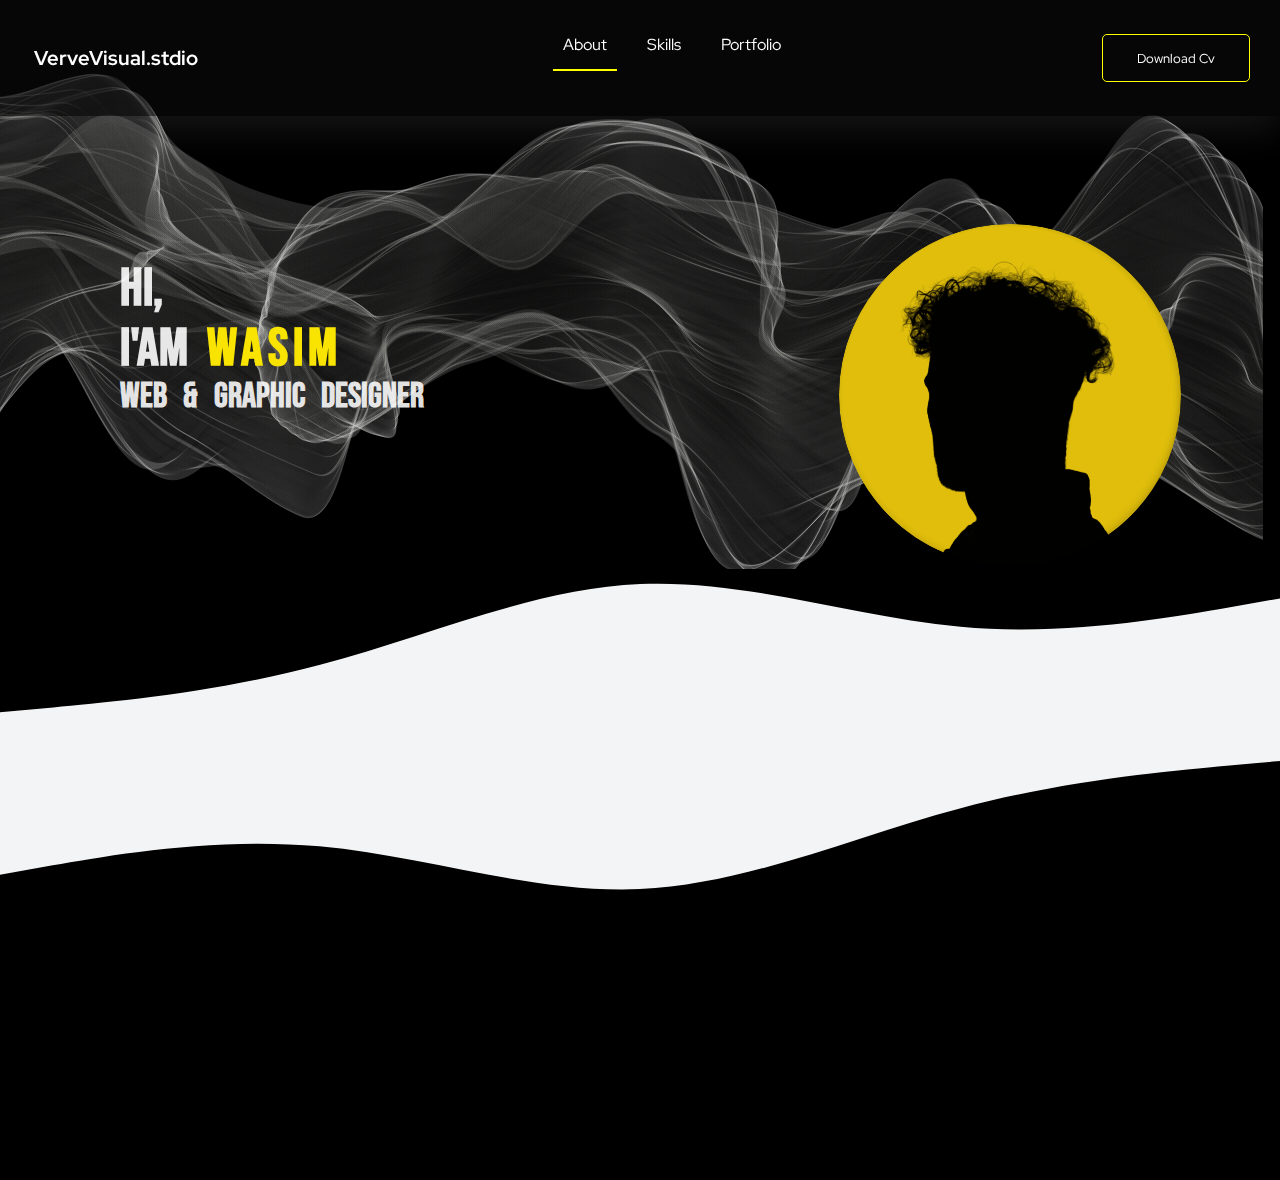
<file: index.html>
<!DOCTYPE html>
<html lang="en">
  <head>
    <meta charset="UTF-8" />
    <meta name="viewport" content="width=device-width, initial-scale=1.0" />
    <title>Verve Visual Studio</title>
    <link rel="stylesheet" href="style.css" />
    <link rel="preconnect" href="https://fonts.googleapis.com">
    <link rel="preconnect" href="https://fonts.gstatic.com" crossorigin>
    <link href="https://fonts.googleapis.com/css2?family=Red+Hat+Display:wght@300&display=swap" rel="stylesheet">
    <link rel="preconnect" href="https://fonts.googleapis.com">
<link rel="preconnect" href="https://fonts.gstatic.com" crossorigin>
<link href="https://fonts.googleapis.com/css2?family=Dosis&display=swap" rel="stylesheet">
<link rel="preconnect" href="https://fonts.googleapis.com">
<link rel="preconnect" href="https://fonts.gstatic.com" crossorigin>
<link href="https://fonts.googleapis.com/css2?family=Bebas+Neue&display=swap" rel="stylesheet">
  <body>
    <div class="container">

      <header>
        <div class="logo-1">
          <h1><a href="/index.html">VerveVisual.stdio</a></h1>
        </div>
        <nav class="desktop">
          <ul>
            <li><svg onclick=showSidebar() class="open-" xmlns="http://www.w3.org/2000/svg" height="64" viewBox="0 -960 960 960" width="64"><path d="M120-240v-80h720v80H120Zm0-200v-80h720v80H120Zm0-200v-80h720v80H120Z"/></svg></li>
            <li><a id="home" href="/">About</a></li>
            <li><a href="page1.html">Skills</a></li>
            <li><a href="/index.html/portfolio.html" target="_blank">Portfolio</a></li>
            <li><button id="down-cv"><a download="" href="resume/wasimfayaz.pdf">Download Cv</a></button></li>
          </ul>
        </nav>
        <nav class="sidebar">
          <ul>
            <li><svg onclick=closeSidebar() class="close-" xmlns="http://www.w3.org/2000/svg" height="64" viewBox="0 -960 960 960" width="64"><path d="m256-200-56-56 224-224-224-224 56-56 224 224 224-224 56 56-224 224 224 224-56 56-224-224-224 224Z"/></svg></li>
            <li><a href="/">About</a></li>
            <li><a href="page1.html">Skills</a></li>
            <li><a href="/">Portfolio</a></li>
            <li class="down-cv-m"><a href="/" >Download CV</a></li>
          </ul>
        </nav>
      </header>

      <main>
      <img src="img/bg-img2.png" alt="" class="opa-img">

        <section id="box-1">
            <h2>Hi,</h2>
            <h2>I'am <span>Wasim</span></h2>
             <h2 id="h2-skill"> Web & Graphic Designer</h2>
        </section>
        <aside id="box-2">
            <img src="img/min-logo2.svg" alt="" id="me">
          </aside>
          <section id="sec-2">
            <img src="img/wave3.svg" alt="">
          </section>
      </main>

    </div>

    <script>
      function showSidebar(){
        const sidebar = document.querySelector('.sidebar')
        sidebar.style.display = 'flex'
      }
      function closeSidebar(){
        const sidebar = document.querySelector('.sidebar')
        sidebar.style.display = 'none'
      }
    </script>
  </body>
</html>
</file>
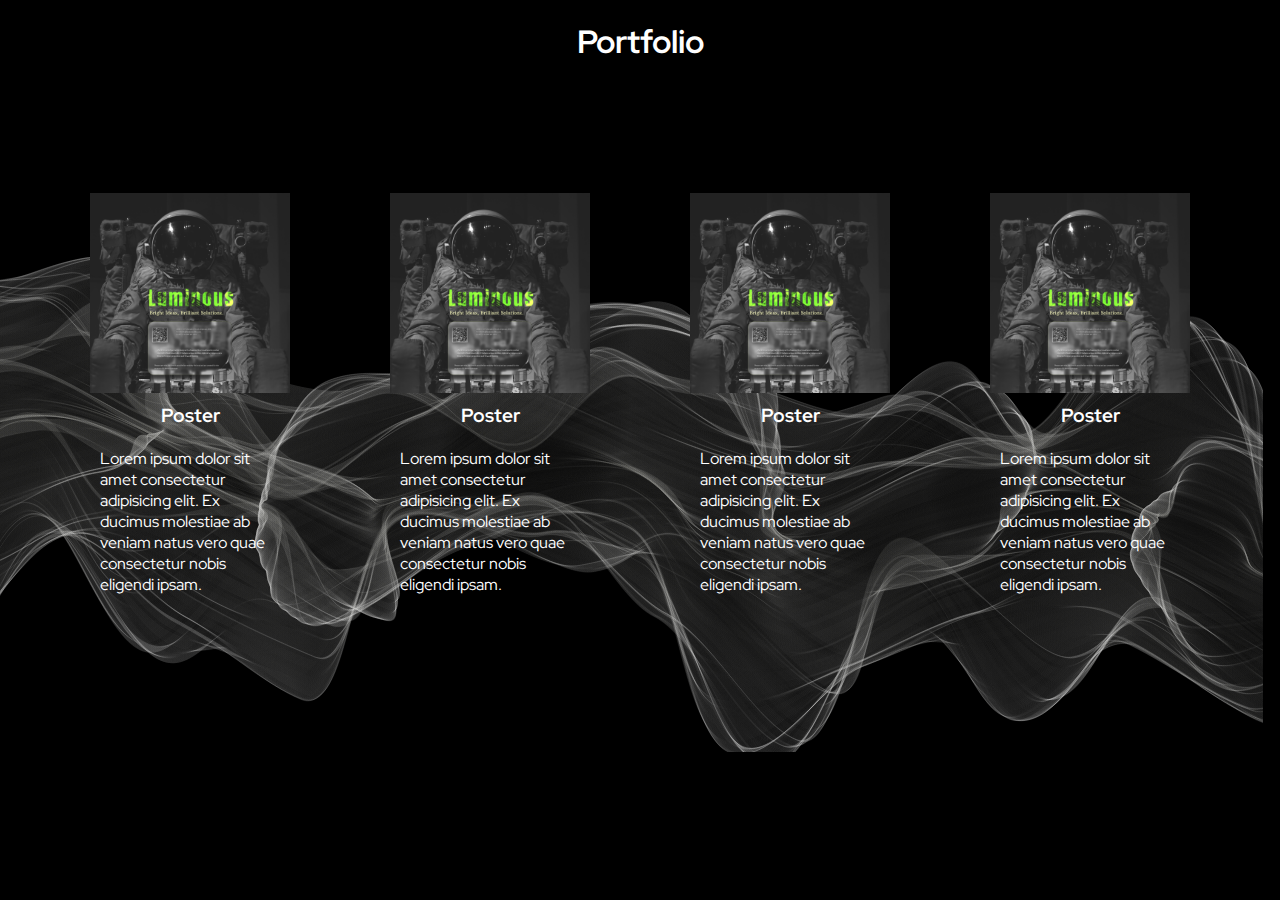
<file: portfolio.html>
<!DOCTYPE html>
<html lang="en">
  <head>
    <meta charset="UTF-8" />
    <meta name="viewport" content="width=device-width, initial-scale=1.0" />
    <title>Portfolio</title>
    <link rel="stylesheet" href="portfolio.css" />
    <link rel="preconnect" href="https://fonts.googleapis.com" />
    <link rel="preconnect" href="https://fonts.gstatic.com" crossorigin />
    <link
      href="https://fonts.googleapis.com/css2?family=Red+Hat+Display:wght@300&display=swap"
      rel="stylesheet"
    />
    <link rel="preconnect" href="https://fonts.googleapis.com" />
    <link rel="preconnect" href="https://fonts.gstatic.com" crossorigin />
    <link
      href="https://fonts.googleapis.com/css2?family=Dosis&display=swap"
      rel="stylesheet"
    />
    <link rel="preconnect" href="https://fonts.googleapis.com" />
    <link rel="preconnect" href="https://fonts.gstatic.com" crossorigin />
    <link
      href="https://fonts.googleapis.com/css2?family=Bebas+Neue&display=swap"
      rel="stylesheet"
    />
  </head>
  <body>
      <header>
          <h1>Portfolio</h1>
        </header>
        
        <div class="container">
        <img src="img/bg-img2.png" alt="" id="bg-img-port">
        <div class="box">
            <img src="portfolio/luminous-prop.png" alt="">
            <h3>Poster</h3>
            <P>Lorem ipsum dolor sit amet consectetur adipisicing elit. Ex ducimus molestiae ab veniam natus vero quae consectetur nobis eligendi ipsam.</P>
        </div>
        <div class="box">
            <img src="portfolio/luminous-prop.png" alt="">
            <h3>Poster</h3>
            <P>Lorem ipsum dolor sit amet consectetur adipisicing elit. Ex ducimus molestiae ab veniam natus vero quae consectetur nobis eligendi ipsam.</P>
        </div>
        <div class="box">
            <img src="portfolio/luminous-prop.png" alt="">
            <h3>Poster</h3>
            <P>Lorem ipsum dolor sit amet consectetur adipisicing elit. Ex ducimus molestiae ab veniam natus vero quae consectetur nobis eligendi ipsam.</P>
        </div>
        <div class="box">
            <img src="portfolio/luminous-prop.png" alt="">
            <h3>Poster</h3>
            <P>Lorem ipsum dolor sit amet consectetur adipisicing elit. Ex ducimus molestiae ab veniam natus vero quae consectetur nobis eligendi ipsam.</P>
        </div>
        
    </div>
</body>
</html>
</file>
<file: style.css>
@import url("https://fonts.googleapis.com/css?family=Raleway");

* {
  padding: 0;
  margin: 0;
  box-sizing: border-box;
}
body {
  background-color: black;
}
.container {
  width: 100%;
}

/* HEADER, NAVBAR HERE */
.menus {
  position: absolute;
  top: 0;
  left: 0;
  z-index: 1000;
}
.menus img {
  width: 30px;
}

header {
  z-index: 3;
  width: 100%;
  display: flex;
  justify-content: center;
  position: sticky;
  top: 0;
  background-color: #0c0d0d7e;
  padding: 20px 0px;
  -webkit-box-shadow: 0px 12px 39px 0px rgba(252, 252, 252, 0.09);
  -moz-box-shadow: 0px 12px 39px 0px rgba(252, 252, 252, 0.09);
  box-shadow: 0px 12px 39px 0px rgba(252, 252, 252, 0.09);
}

.logo-1 {
  width: 35%;
  padding: 0 24px;
  display: flex;
  align-items: center;
  margin-right: 140px;
}
.logo-1 h1 {
  color: white;
  font-size: 20px;
  font-family: "Red Hat Display", sans-serif;
}
.logo-1 h1:hover {
  transition: 1s;
  text-shadow: rgba(250, 250, 250, 0.64) 0px 0px 16px;
}
nav {
  width: 65%;
}

.nav-link {
  color: white;
}

ul {
  display: flex;
}

li,
a {
  list-style: none;
  color: white;
  text-decoration: none;
  padding: 14px 10px;
  font-family: "Red Hat Display", sans-serif;
}

#home {
  /* color: red; */
  border-bottom: 2px solid yellow;
}
#home:hover {
  border-bottom: 2px solid white;
}
li a:hover {
  transition: 0.7s ease;
  text-shadow: rgba(250, 250, 250, 0.64) 0px 0px 16px;
  color: #d8b20b8f;
}
.desktop li:last-child{
  margin-left: auto;

}

#down-cv{
  margin-right: 20px;
  color: white;
  padding: 14px 24px;
  border-radius: 5px;
  background-color: transparent;
  border: 1px solid yellow;
  -webkit-box-shadow: inset 0px 0px 0.5em 0px var(--glow-color),
  0px 0px 0.5em 0px var(--glow-color);
-moz-box-shadow: inset 0px 0px 0.5em 0px var(--glow-color),
  0px 0px 0.5em 0px var(--glow-color);
box-shadow: inset 0px 0px 0.5em 0px var(--glow-color),
  0px 0px 0.5em 0px var(--glow-color);
animation: border-flicker 2s linear infinite;
animation: text-flicker 3s linear infinite;
}

@keyframes border-flicker {
  0% {
    opacity: 0.1;
  }
  2% {
    opacity: 1;
  }
  4% {
    opacity: 0.1;
  }

  8% {
    opacity: 1;
  }
  70% {
    opacity: 0.7;
  }
  100% {
    opacity: 1;
  }
}

@keyframes text-flicker {
  0% {
    opacity: 0.1;
  }

  2% {
    opacity: 1;
  }

  8% {
    opacity: 0.1;
  }

  9% {
    opacity: 1;
  }

  12% {
    opacity: 0.1;
  }
  20% {
    opacity: 1;
  }
  25% {
    opacity: 0.3;
  }
  30% {
    opacity: 1;
  }

  70% {
    opacity: 0.7;
  }
  72% {
    opacity: 0.2;
  }

  77% {
    opacity: 0.9;
  }
  100% {
    opacity: 0.9;
  }
}

#down-cv:hover{
  transition: 1s ease;
  cursor: pointer;
  color: yellow;
  border: 1px solid white;
}

.opa-img {
  position: absolute;
  top: 0;
  z-index: 0;
  width: 100%;
  -webkit-animation: fade-in 5s linear both;
  animation: fade-in 5s linear both;
}

@-webkit-keyframes fade-in {
  0% {
    opacity: 0;
  }
  100% {
    opacity: 1;
  }
}
@keyframes fade-in {
  0% {
    opacity: 0;
  }
  100% {
    opacity: 1;
  }
}

/* Here goes main, asides */
main {
  width: 100%;
  height: 100vh;
  background-color: black;
  display: grid;
  grid-template-columns: repeat(2, 1fr);
}
#box-1 {
  margin-top: 100px;
  display: flex;
  flex-direction: column;
  justify-content: center;
  align-items: center;
  width: 100%;
  height: 150px;
  font-family: "Dosis", sans-serif;
  padding: 120px;
}

#box-1 h2 {
  font-family: "Bebas Neue", sans-serif;
  z-index: 2;
  font-size: 30px;
  color: rgba(255, 255, 255, 0.896);
  line-height: 40px;
  word-spacing: 10px;
}
#box-1 h2:last-child {
  font-size: 35px;
  line-height: 1;
}
span {
  font-size: 40px;
  font-family: "Bebas Neue", sans-serif;
  letter-spacing: 5px;
  color: rgb(248, 227, 1);
  -webkit-animation: text-focus-in 1.5s cubic-bezier(0.55, 0.085, 0.68, 0.53)
    both;
  animation: text-focus-in 1.5s cubic-bezier(0.55, 0.085, 0.68, 0.53) both;
}

@-webkit-keyframes text-focus-in {
  0% {
    -webkit-filter: blur(12px);
    filter: blur(12px);
    opacity: 0;
  }
  100% {
    -webkit-filter: blur(0px);
    filter: blur(0px);
    opacity: 1;
  }
}
@keyframes text-focus-in {
  0% {
    -webkit-filter: blur(12px);
    filter: blur(12px);
    opacity: 0;
  }
  100% {
    -webkit-filter: blur(0px);
    filter: blur(0px);
    opacity: 1;
  }
}

#box-2 {
  display: flex;
  justify-content: center;
  background-color: black;
}

#me {
  position: absolute;
  margin-top: 12vh;
  border-radius: 60%;
  height: 38vh;
  animation: neon 1.5s ease-in-out infinite alternate;
}
@keyframes neon {
  from {
    box-shadow: 0 0 10px #d8b30b, 0 0 20px #d8b30b, 0 0 30px #d8b30b,
      0 0 40px #d8b30b, 0 0 70px #d8b30b, 0 0 80px #d8b30b, 0 0 100px #d8b30b,
      0 0 150px #d8b30b;
  }
  to {
    box-shadow: 0 0 5px #d8b30b, 0 0 10px #d8b30b, 0 0 15px #d8b30b,
      0 0 20px #d8b30b, 0 0 35px #d8b30b, 0 0 40px #d8b30b, 0 0 50px #d8b30b,
      0 0 75px #d8b30b;
  }
}

/*  */
#sec-2 {
  grid-column-start: 1;
  grid-column-end: 3;
}
section img {
  width: 100%;
  -webkit-animation: flip-in-hor-bottom 1s cubic-bezier(0.25, 0.46, 0.45, 0.94)
    both;
  animation: flip-in-hor-bottom 1s cubic-bezier(0.25, 0.46, 0.45, 0.94) both;
}

@-webkit-keyframes flip-in-hor-bottom {
  0% {
    -webkit-transform: rotateX(80deg);
    transform: rotateX(80deg);
    opacity: 0;
  }
  100% {
    -webkit-transform: rotateX(0);
    transform: rotateX(0);
    opacity: 1;
  }
}
@keyframes flip-in-hor-bottom {
  0% {
    -webkit-transform: rotateX(80deg);
    transform: rotateX(80deg);
    opacity: 0;
  }
  100% {
    -webkit-transform: rotateX(0);
    transform: rotateX(0);
    opacity: 1;
  }
}

@media only screen and (max-width: 600px) {
  .menus {
    /* background-color: rebeccapurple; */
    padding: 14px 5px;
    /* height: 100%; */
  }

  .menus #img-2 {
    filter: invert(100%);
  }
  .logo-1 {
    width: 100%;
    text-align: center;
    margin-right: 0;
    justify-content: center;
  }
  .logo-1 a {
    text-align: center;
    width: 100%;
  }
  header {
    background-color: rgba(0, 0, 0, 0);
    box-shadow: none;
    position: fixed;
    top: 0;
    flex-direction: column;
  }
  .desktop :not(:first-child) {
    display: none;
  }

  .open-,
  .close- {
    padding: 0 10px;
    position: absolute;
    top: 0;
    left: 0;
    filter: invert(100%);
    cursor: pointer;
  }
  .sidebar {
    display: none;
    position: absolute;
    top: 0;
    width: 100%;
    height: 100vh;
    background-color: rgba(0, 0, 0, 0.587);
    backdrop-filter: blur(10px);
  }
  .sidebar ul {
    width: 100%;
    flex-direction: column;
  }

  .sidebar li {
    padding: 0;
  }
  .sidebar ul a {
    padding: 34px 0px;
    text-align: center;
    display: block;
    width: 100%;
  }
  .sidebar ul a:hover {
    color: yellow;
    transition: 1s ease;
  }
  .sidebar ul li:last-child{}
  main {
  }
  #box-1 {
    padding: 0px;
    height: 100%;
    justify-content: flex-start;
  }
  #box-1 h2 {
    line-height: 1;
    font-size: 20px;
    word-spacing: 0;
    width: 80%;
  }
  #box-1 h2:last-child{
    margin-top: 10px;
    font-size: 22px;
  }
  #box-1 span {
    font-size: 24px;
    letter-spacing: 1px;
  }

  #box-2 {
    height: 100%;
    /* align-items: center; */
  }

  #me {
    margin-top: 100px;
    width: 90px;
    height: 90px;
  }

  .opa-img {
    top: 50px;
  }
  #sec-2 {
    display: none;
  }
}

@media screen and (min-width: 601px) and (max-width: 900px) {
  #down-cv{
    padding: 14px 20px;
    font-size: 8px;
  }
  .logo-1{
    margin-right: 0px;
  }
  .desktop ul li:first-child {
    display: none;
  }
  .sidebar {
    display: none;
  }
  #box-1 h2,
  span {
    width: 180px;
    flex-direction: column;
    line-height: 1;
    font-size: 22px;
  }
  #sec-2 {
    display: none;
  }
  #me{
    width: 200px;
    height: 200px;
  }
}

@media screen and (min-width: 901px){
  .sidebar{
    display: none;
  }
  .desktop ul li:first-child {
    display: none;
  }

  #box-1 h2,
  span {
    width: 500px;
    line-height: 60px;
    font-size: 54px;
  }
}
</file>
<file: portfolio.css>
*{
    padding: 0;
    margin: 0;
    box-sizing: border-box;
  font-family: "Red Hat Display", sans-serif;

}

body{
    background-color: black;
}


/* bg smoke image */
#bg-img-port{
    width: 100%;
    position: absolute;
    z-index: -110;
    -webkit-animation: fade-in 5s linear both;
    animation: fade-in 5s linear both;
}

@-webkit-keyframes fade-in {
    0% {
      opacity: 0;
    }
    100% {
      opacity: 1;
    }
  }
  @keyframes fade-in {
    0% {
      opacity: 0;
    }
    100% {
      opacity: 1;
    }
  }

/* bg smoke ends here */

header{
    display: flex;
    flex-direction: column;
    padding: 20px;
}

h1, h2{
    margin-left: auto;
    margin-right: auto;
    color: white;
  font-family: "Red Hat Display", sans-serif;

}

.container{
    width: 100%;
    display: flex;
    justify-content: space-evenly;
    margin-top: 100px;
    flex-wrap: wrap;
}
.container h2{
    position: absolute;
    left: 0;
    top:0;
    color: red;
}
.box{
    display: flex;
    flex-direction: column;
    align-items: center;
    margin: 10px;
}
.box img:hover{
    transform: translate(0px, 0px) scale(1.1, 1.1);
    transition: .6s ease;
}
.box, .box img{
    background-color: wheat;
    width: 200px;
    height: 200px;
}
.box img{
    /* -webkit-box-shadow:0px 0px 40px 4px rgba(255,255,255,0.45);
    -moz-box-shadow: 0px 0px 40px 4px rgba(255,255,255,0.45);
    box-shadow: 0px 0px 40px 4px rgba(255,255,255,0.45); */
}
.box h3, .box p{
    margin: 10px;
    color: white;
    text-align:left;
}

@media screen and (max-width:880px){
    .box{
        margin: 120px 20px;
    }
}
</file>
